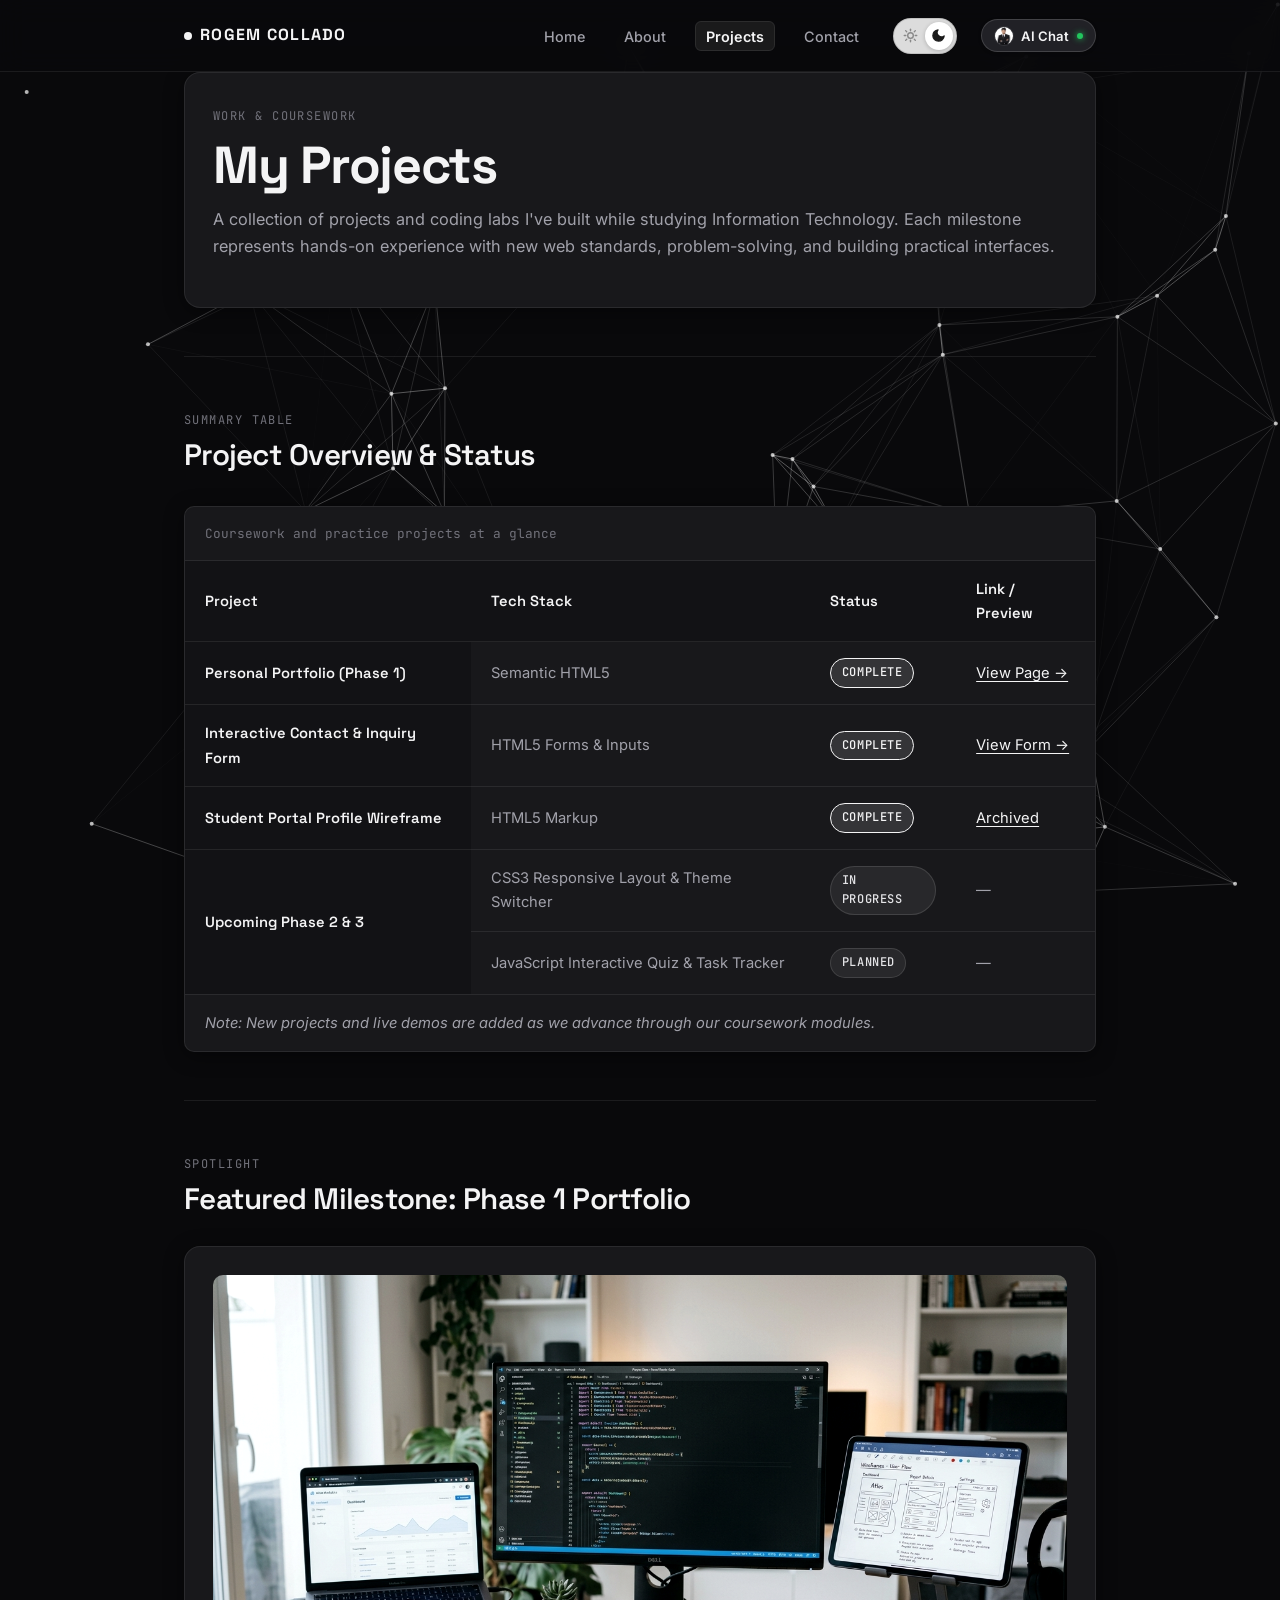
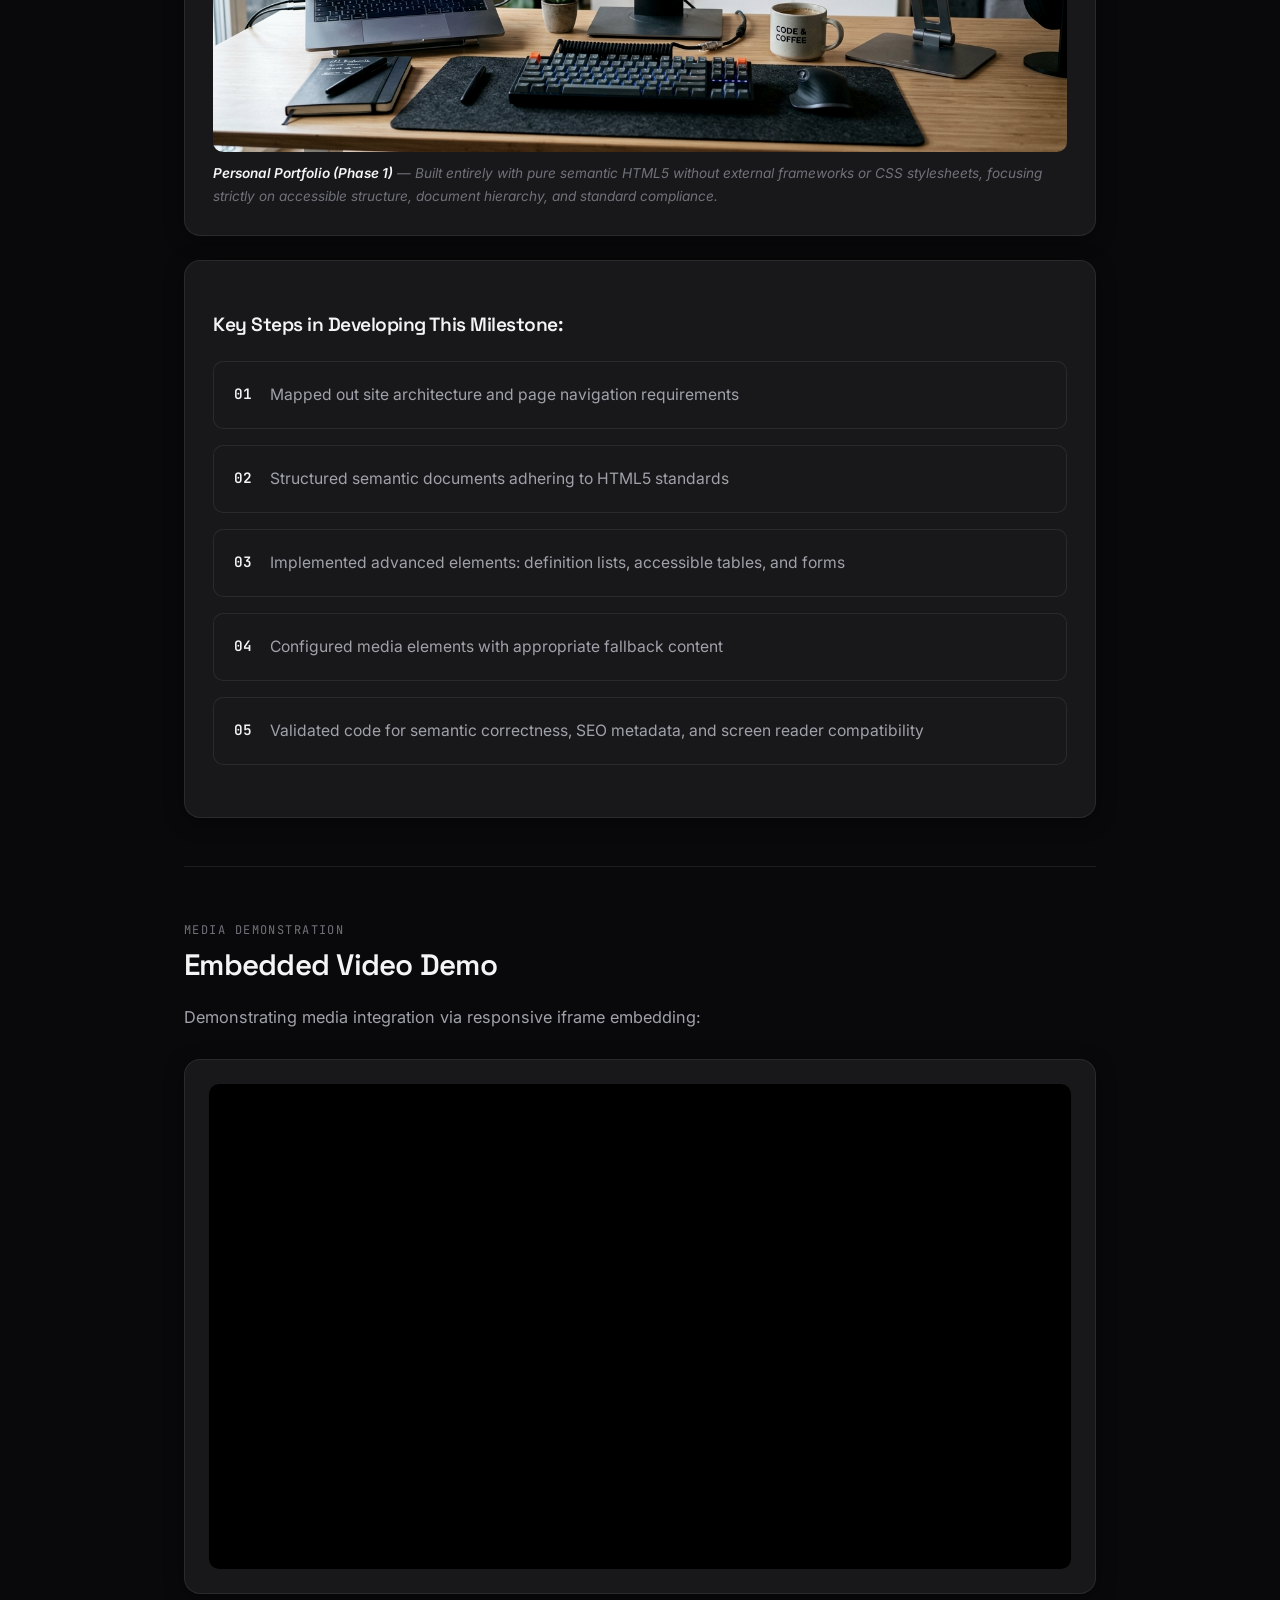
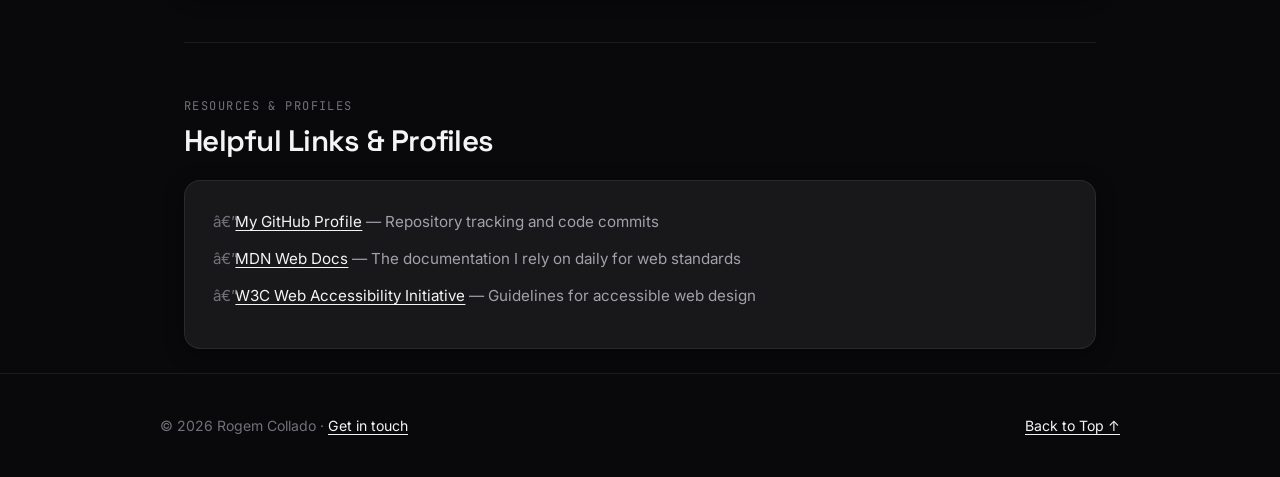
<file: projects.html>
<!DOCTYPE html>
<html lang="en" data-theme="black">

<head>
    <meta charset="UTF-8">
    <meta name="viewport" content="width=device-width, initial-scale=1.0">
    <meta name="author" content="Rogem Collado">
    <meta name="description" content="Projects and coursework by Rogem Collado, IT Student and Aspiring Web Developer.">
    <title>Projects | Rogem Collado</title>
    <!-- Prevent theme flash -->
    <script>
        (function () {
            try {
                var t = localStorage.getItem('rocol-portfolio-theme') || 'black';
                document.documentElement.setAttribute('data-theme', t);
            } catch (e) {}
        })();
    </script>
    <link rel="stylesheet" href="assets/css/style.css">
</head>

<body>

    <header class="site-header">
        <div class="header-inner">
            <a href="index.html" class="site-logo">Rogem Collado</a>

            <div class="nav-actions-group">
                <nav class="main-nav" aria-label="Main Navigation">
                    <ul>
                        <li><a href="index.html">Home</a></li>
                        <li><a href="about.html">About</a></li>
                        <li><a href="projects.html" aria-current="page">Projects</a></li>
                        <li><a href="contact.html">Contact</a></li>
                    </ul>
                </nav>

                <!-- Features Button: Sun / Moon Pill Toggle -->
                <button id="theme-toggle" class="theme-toggle-btn" type="button" aria-label="Switch to White mode" title="Switch to White mode">
                    <span class="theme-toggle-icon" title="White mode" aria-hidden="true">
                        <svg width="15" height="15" viewBox="0 0 24 24" fill="none" stroke="currentColor" stroke-width="2.2" stroke-linecap="round" stroke-linejoin="round">
                            <circle cx="12" cy="12" r="4.5"></circle>
                            <line x1="12" y1="2" x2="12" y2="4.5"></line>
                            <line x1="12" y1="19.5" x2="12" y2="22"></line>
                            <line x1="4.22" y1="4.22" x2="5.93" y2="5.93"></line>
                            <line x1="18.07" y1="18.07" x2="19.78" y2="19.78"></line>
                            <line x1="2" y1="12" x2="4.5" y2="12"></line>
                            <line x1="19.5" y1="12" x2="22" y2="12"></line>
                            <line x1="4.22" y1="19.78" x2="5.93" y2="18.07"></line>
                            <line x1="18.07" y1="5.93" x2="19.78" y2="4.22"></line>
                        </svg>
                    </span>
                    <span class="theme-toggle-icon is-active" title="Black mode" aria-hidden="true">
                        <svg width="15" height="15" viewBox="0 0 24 24" fill="none" stroke="currentColor" stroke-width="2.2" stroke-linecap="round" stroke-linejoin="round">
                            <path d="M21 12.79A9 9 0 1 1 11.21 3 7 7 0 0 0 21 12.79z" fill="currentColor" stroke="currentColor"></path>
                        </svg>
                    </span>
                </button>
            </div>
        </div>
    </header>

    <main id="main-content" class="container">

        <!-- ===== OVERVIEW ===== -->
        <section id="overview" class="card">
            <span class="eyebrow">Work &amp; Coursework</span>
            <h1>My Projects</h1>
            <p>
                A collection of projects and coding labs I've built while studying
                Information Technology. Each milestone represents hands-on experience
                with new web standards, problem-solving, and building practical interfaces.
            </p>
        </section>

        <hr>

        <!-- ===== TABLE with colspan + rowspan ===== -->
        <section id="project-table">
            <span class="eyebrow">Summary Table</span>
            <h2>Project Overview &amp; Status</h2>

            <div class="table-container">
                <table>
                    <caption>Coursework and practice projects at a glance</caption>
                    <thead>
                        <tr>
                            <th scope="col">Project</th>
                            <th scope="col">Tech Stack</th>
                            <th scope="col">Status</th>
                            <th scope="col">Link / Preview</th>
                        </tr>
                    </thead>
                    <tbody>
                        <tr>
                            <th scope="row">Personal Portfolio (Phase 1)</th>
                            <td>Semantic HTML5</td>
                            <td><span class="badge badge-complete">Complete</span></td>
                            <td><a href="index.html">View Page &rarr;</a></td>
                        </tr>
                        <tr>
                            <th scope="row">Interactive Contact &amp; Inquiry Form</th>
                            <td>HTML5 Forms &amp; Inputs</td>
                            <td><span class="badge badge-complete">Complete</span></td>
                            <td><a href="contact.html">View Form &rarr;</a></td>
                        </tr>
                        <tr>
                            <th scope="row">Student Portal Profile Wireframe</th>
                            <td>HTML5 Markup</td>
                            <td><span class="badge badge-complete">Complete</span></td>
                            <td><a href="#">Archived</a></td>
                        </tr>
                        <!-- rowspan example -->
                        <tr>
                            <th scope="row" rowspan="2">Upcoming Phase 2 &amp; 3</th>
                            <td>CSS3 Responsive Layout &amp; Theme Switcher</td>
                            <td><span class="badge">In Progress</span></td>
                            <td>&mdash;</td>
                        </tr>
                        <tr>
                            <td>JavaScript Interactive Quiz &amp; Task Tracker</td>
                            <td><span class="badge">Planned</span></td>
                            <td>&mdash;</td>
                        </tr>
                        <!-- colspan example -->
                        <tr>
                            <td colspan="4">
                                <em>Note: New projects and live demos are added as we advance through our coursework modules.</em>
                            </td>
                        </tr>
                    </tbody>
                </table>
            </div>
        </section>

        <hr>

        <!-- ===== FIGURE with figcaption ===== -->
        <section id="featured">
            <span class="eyebrow">Spotlight</span>
            <h2>Featured Milestone: Phase 1 Portfolio</h2>

            <figure class="card">
                <img src="assets/images/project-2.jpg" alt="Preview screenshot of the multi-page semantic HTML portfolio structure" width="900" height="480">
                <figcaption>
                    <strong>Personal Portfolio (Phase 1)</strong> &mdash; Built entirely with pure semantic HTML5
                    without external frameworks or CSS stylesheets, focusing strictly on accessible structure,
                    document hierarchy, and standard compliance.
                </figcaption>
            </figure>

            <div class="card">
                <h3>Key Steps in Developing This Milestone:</h3>
                <ol class="roadmap-list">
                    <li>Mapped out site architecture and page navigation requirements</li>
                    <li>Structured semantic documents adhering to HTML5 standards</li>
                    <li>Implemented advanced elements: definition lists, accessible tables, and forms</li>
                    <li>Configured media elements with appropriate fallback content</li>
                    <li>Validated code for semantic correctness, SEO metadata, and screen reader compatibility</li>
                </ol>
            </div>
        </section>

        <hr>

        <!-- ===== IFRAME ===== -->
        <section id="embed">
            <span class="eyebrow">Media Demonstration</span>
            <h2>Embedded Video Demo</h2>
            <p>Demonstrating media integration via responsive iframe embedding:</p>

            <div class="media-card">
                <div class="iframe-container">
                    <iframe src="https://www.youtube.com/embed/dQw4w9WgXcQ"
                        title="Demonstration Video" loading="lazy" allowfullscreen></iframe>
                </div>
            </div>
        </section>

        <hr>

        <!-- ===== EXTERNAL LINKS ===== -->
        <section id="links">
            <span class="eyebrow">Resources &amp; Profiles</span>
            <h2>Helpful Links &amp; Profiles</h2>
            <div class="card">
                <ul class="clean-list">
                    <li><a href="https://github.com/" target="_blank" rel="noopener">My GitHub Profile</a> &mdash; Repository tracking and code commits</li>
                    <li><a href="https://developer.mozilla.org/" target="_blank" rel="noopener">MDN Web Docs</a> &mdash; The documentation I rely on daily for web standards</li>
                    <li><a href="https://www.w3.org/WAI/fundamentals/accessibility-intro/" target="_blank" rel="noopener">W3C Web Accessibility Initiative</a> &mdash; Guidelines for accessible web design</li>
                </ul>
            </div>
        </section>

    </main>

    <footer class="site-footer">
        <div class="footer-inner">
            <p>&copy; 2026 Rogem Collado &middot; <a href="contact.html">Get in touch</a></p>
            <p><a href="#main-content">Back to Top &uarr;</a></p>
        </div>
    </footer>

    <script src="assets/js/main.js"></script>
    <script src="assets/js/ai-chat.js"></script>
</body>

</html>
</file>
<file: assets/css/style.css>
/* ==========================================================================
   MINIMALIST BLACK & WHITE DESIGN SYSTEM
   Rogem Collado â€” Portfolio V2
   ========================================================================== */

@import url('https://fonts.googleapis.com/css2?family=Inter:wght@300;400;500;600;700&family=JetBrains+Mono:wght@400;500&family=Space+Grotesk:wght@500;600;700&display=swap');

/* --- CSS Variables / Design Tokens --- */
:root {
    /* Fonts */
    --font-sans: 'Inter', -apple-system, BlinkMacSystemFont, 'Segoe UI', Roboto, sans-serif;
    --font-heading: 'Space Grotesk', -apple-system, BlinkMacSystemFont, sans-serif;
    --font-mono: 'JetBrains Mono', monospace;

    /* Transitions */
    --transition-fast: 0.15s ease;
    --transition-normal: 0.25s cubic-bezier(0.16, 1, 0.3, 1);
    --transition-theme: background-color 0.35s cubic-bezier(0.16, 1, 0.3, 1),
                        color 0.35s cubic-bezier(0.16, 1, 0.3, 1),
                        border-color 0.35s cubic-bezier(0.16, 1, 0.3, 1),
                        box-shadow 0.35s cubic-bezier(0.16, 1, 0.3, 1);

    /* Layout */
    --max-width: 960px;
    --radius-sm: 6px;
    --radius-md: 10px;
    --radius-lg: 16px;
    --radius-full: 9999px;
}

/* ==========================================================================
   THEME DEFINITIONS: BLACK (DEFAULT) vs WHITE
   ========================================================================== */

/* 1. Minimalist Black (Default Dark Mode) */
:root,
[data-theme="black"] {
    --bg-base: #09090b;
    --bg-subtle: #121215;
    --bg-surface: #18181b;
    --bg-surface-elevated: #212126;
    --bg-surface-hover: #27272a;
    
    --text-primary: #f4f4f5;
    --text-secondary: #a1a1aa;
    --text-muted: #71717a;
    
    --border-subtle: rgba(255, 255, 255, 0.08);
    --border-medium: rgba(255, 255, 255, 0.15);
    --border-prominent: rgba(255, 255, 255, 0.28);

    --accent: #ffffff;
    --accent-contrast: #000000;
    
    --card-shadow: 0 4px 20px rgba(0, 0, 0, 0.45);
    --card-shadow-hover: 0 8px 30px rgba(0, 0, 0, 0.65), 0 0 0 1px rgba(255, 255, 255, 0.2);

    --header-bg: rgba(9, 9, 11, 0.82);
    --code-bg: #1e1e24;

    --badge-bg: rgba(255, 255, 255, 0.07);
    --badge-text: #e4e4e7;
    --badge-border: rgba(255, 255, 255, 0.12);

    --input-bg: #121215;
    --input-border: rgba(255, 255, 255, 0.12);
    --input-focus-border: #ffffff;

    --btn-primary-bg: #f4f4f5;
    --btn-primary-text: #09090b;
    --btn-primary-border: #f4f4f5;
    --btn-primary-hover-bg: #09090b;
    --btn-primary-hover-text: #f4f4f5;
    --btn-primary-hover-border: #ffffff;

    --btn-secondary-bg: transparent;
    --btn-secondary-text: #f4f4f5;
    --btn-secondary-border: rgba(255, 255, 255, 0.2);
    --btn-secondary-hover-bg: rgba(255, 255, 255, 0.1);
    --btn-secondary-hover-text: #ffffff;
    --btn-secondary-hover-border: #ffffff;

    --img-filter: grayscale(15%) contrast(105%);
}

/* 2. Minimalist White Mode */
[data-theme="white"] {
    --bg-base: #fafafa;
    --bg-subtle: #f4f4f5;
    --bg-surface: #ffffff;
    --bg-surface-elevated: #ffffff;
    --bg-surface-hover: #f4f4f5;

    --text-primary: #09090b;
    --text-secondary: #52525b;
    --text-muted: #71717a;

    --border-subtle: rgba(0, 0, 0, 0.08);
    --border-medium: rgba(0, 0, 0, 0.14);
    --border-prominent: rgba(0, 0, 0, 0.28);

    --accent: #09090b;
    --accent-contrast: #ffffff;

    --card-shadow: 0 4px 20px rgba(0, 0, 0, 0.05);
    --card-shadow-hover: 0 8px 30px rgba(0, 0, 0, 0.1), 0 0 0 1px rgba(0, 0, 0, 0.15);

    --header-bg: rgba(250, 250, 250, 0.86);
    --code-bg: #f4f4f5;

    --badge-bg: rgba(0, 0, 0, 0.05);
    --badge-text: #18181b;
    --badge-border: rgba(0, 0, 0, 0.1);

    --input-bg: #ffffff;
    --input-border: rgba(0, 0, 0, 0.15);
    --input-focus-border: #09090b;

    --btn-primary-bg: #09090b;
    --btn-primary-text: #ffffff;
    --btn-primary-border: #09090b;
    --btn-primary-hover-bg: #ffffff;
    --btn-primary-hover-text: #09090b;
    --btn-primary-hover-border: #09090b;

    --btn-secondary-bg: transparent;
    --btn-secondary-text: #09090b;
    --btn-secondary-border: rgba(0, 0, 0, 0.2);
    --btn-secondary-hover-bg: rgba(0, 0, 0, 0.06);
    --btn-secondary-hover-text: #000000;
    --btn-secondary-hover-border: #000000;

    --img-filter: grayscale(10%) contrast(102%);
}

/* ==========================================================================
   RESET & BASE STYLES
   ========================================================================== */

*, *::before, *::after {
    box-sizing: border-box;
    margin: 0;
    padding: 0;
}

html {
    scroll-behavior: smooth;
    scroll-padding-top: 5.5rem;
    font-size: 16px;
    background-color: var(--bg-base);
    color: var(--text-primary);
    transition: var(--transition-theme);
}

section[id] {
    scroll-margin-top: 5.5rem;
}

/* Smooth Page Transitions */
@view-transition {
    navigation: auto;
}

body {
    font-family: var(--font-sans);
    line-height: 1.65;
    background-color: var(--bg-base);
    color: var(--text-primary);
    min-height: 100vh;
    display: flex;
    flex-direction: column;
    -webkit-font-smoothing: antialiased;
    -moz-osx-font-smoothing: grayscale;
    transition: var(--transition-theme);
    animation: pageFadeIn 0.28s cubic-bezier(0.16, 1, 0.3, 1) forwards;
}

@keyframes pageFadeIn {
    0% {
        opacity: 0;
        transform: translateY(8px);
    }
    100% {
        opacity: 1;
        transform: translateY(0);
    }
}

body.page-is-exiting {
    opacity: 0 !important;
    transform: translateY(-8px) !important;
    transition: opacity 0.18s cubic-bezier(0.4, 0, 1, 1), transform 0.18s cubic-bezier(0.4, 0, 1, 1) !important;
    pointer-events: none;
}

@media (prefers-reduced-motion: reduce) {
    body {
        animation: none !important;
    }
    body.page-is-exiting {
        transition: none !important;
    }
}

/* Links */
a {
    color: var(--text-primary);
    text-decoration: underline;
    text-decoration-thickness: 1px;
    text-underline-offset: 3px;
    transition: opacity var(--transition-fast), color var(--transition-fast);
}

a:hover {
    opacity: 0.75;
}

/* Images & Media */
img, video, iframe {
    max-width: 100%;
    height: auto;
    display: block;
    border-radius: var(--radius-md);
    transition: var(--transition-theme), filter var(--transition-normal);
    filter: var(--img-filter);
}

figure {
    margin: 1.75rem 0;
}

figcaption {
    margin-top: 0.65rem;
    font-size: 0.85rem;
    color: var(--text-muted);
    font-style: italic;
}

/* Dividers */
hr {
    border: none;
    border-top: 1px solid var(--border-subtle);
    margin: 3rem 0;
    transition: var(--transition-theme);
}

/* ==========================================================================
   TYPOGRAPHY
   ========================================================================== */

h1, h2, h3, h4 {
    font-family: var(--font-heading);
    font-weight: 600;
    line-height: 1.25;
    letter-spacing: -0.025em;
    color: var(--text-primary);
    transition: var(--transition-theme);
}

h1 {
    font-size: clamp(2.2rem, 5vw, 3.25rem);
    margin-bottom: 0.5rem;
    font-weight: 700;
}

h2 {
    font-size: clamp(1.45rem, 3vw, 1.85rem);
    margin-bottom: 1.25rem;
}

h3 {
    font-size: 1.2rem;
    margin: 1.5rem 0 0.5rem 0;
}

p {
    margin-bottom: 1.15rem;
    color: var(--text-secondary);
    font-size: 1.02rem;
}

strong {
    color: var(--text-primary);
    font-weight: 600;
}

.subheading-lead {
    font-size: 1.2rem;
    color: var(--text-secondary);
    line-height: 1.5;
    margin-bottom: 1.5rem;
}

/* Eyebrow / Category Tag */
.section-tag,
.eyebrow {
    font-family: var(--font-mono);
    font-size: 0.75rem;
    text-transform: uppercase;
    letter-spacing: 0.12em;
    color: var(--text-muted);
    display: inline-block;
    margin-bottom: 0.4rem;
}

/* ==========================================================================
   SCROLL-TRIGGERED CONTENT REVEALS
   No-JS safe: without JavaScript, <html> does not have the .js class,
   so content is naturally visible at opacity: 1 and transform: none.
   ========================================================================== */

html.js .reveal {
    opacity: 0;
    transform: translateY(24px) scale(0.97);
    will-change: opacity, transform;
}

html.js .reveal.is-in {
    opacity: 1;
    transform: none;
    transition: opacity 450ms ease,
                transform 587ms linear(0, 0.094 5.6%, 0.455 16.7%, 0.726 27.8%, 0.873 38.9%, 0.944 50%, 0.985 66.7%, 1 100%);
}

@media (prefers-reduced-motion: reduce) {
    html.js .reveal {
        opacity: 1 !important;
        transform: none !important;
        transition: none !important;
    }
}

/* ==========================================================================
   READING-PROGRESS BAR
   Fixed 3px bar at viewport top with light gray-blue track and accent fill.
   Uses transform: scaleX(progress) with transform-origin: 0 50% (never width)
   for GPU compositor execution. Supports CSS animation-timeline: scroll().
   ========================================================================== */

.reading-progress {
    position: fixed;
    top: 0;
    left: 0;
    width: 100%;
    height: 3px;
    background-color: #e2e8f0; /* very light gray-blue track */
    z-index: 1001; /* above sticky header */
    pointer-events: none;
    overflow: hidden;
}

[data-theme="black"] .reading-progress {
    background-color: rgba(226, 232, 240, 0.16); /* light gray-blue in dark mode */
}

.reading-progress-fill {
    width: 100%;
    height: 100%;
    background-color: var(--accent);
    transform-origin: 0 50%;
    transform: scaleX(0);
    will-change: transform;
}

[data-theme="black"] .reading-progress-fill {
    background-color: #ffffff;
}

/* Where browser supports CSS scroll-driven animation */
@supports (animation-timeline: scroll()) {
    .reading-progress-fill {
        /* Reset the static transform so keyframes take full control */
        transform: none;
        animation: growReadingProgress linear both;
        animation-timeline: scroll(root block);
    }

    @keyframes growReadingProgress {
        from {
            transform: scaleX(0);
        }
        to {
            transform: scaleX(1);
        }
    }
}

/* Under prefers-reduced-motion update the bar without any easing */
@media (prefers-reduced-motion: reduce) {
    .reading-progress-fill {
        transition: none !important;
    }
}

/* ==========================================================================
   CONSTELLATION CANVAS BACKGROUND
   ========================================================================== */

.constellation-bg {
    position: fixed;
    top: 0;
    left: 0;
    width: 100vw;
    height: 100vh;
    pointer-events: none;
    z-index: 0;
    display: block;
}

/* ==========================================================================
   LAYOUT CONTAINERS
   ========================================================================== */

.container {
    width: 100%;
    max-width: var(--max-width);
    margin: 0 auto;
    padding: 0 1.5rem;
    position: relative;
    z-index: 1;
}

main {
    flex: 1;
    padding-top: 2rem;
    padding-bottom: 4rem;
    position: relative;
    z-index: 1;
}

.site-footer {
    position: relative;
    z-index: 1;
}

/* ==========================================================================
   HEADER & NAVIGATION
   ========================================================================== */

header.site-header {
    position: sticky;
    top: 0;
    z-index: 100;
    backdrop-filter: blur(14px);
    -webkit-backdrop-filter: blur(14px);
    background-color: var(--header-bg);
    border-bottom: 1px solid var(--border-subtle);
    transition: var(--transition-theme);
}

.header-inner {
    display: flex;
    align-items: center;
    justify-content: space-between;
    padding: 1.1rem 1.5rem;
    max-width: var(--max-width);
    margin: 0 auto;
    gap: 1.25rem;
}

.site-logo {
    font-family: var(--font-heading);
    font-size: 1rem;
    font-weight: 700;
    letter-spacing: 0.08em;
    text-transform: uppercase;
    color: var(--text-primary);
    text-decoration: none;
    display: inline-flex;
    align-items: center;
    gap: 0.5rem;
}

.site-logo::before {
    content: '';
    display: inline-block;
    width: 8px;
    height: 8px;
    background-color: var(--text-primary);
    border-radius: 50%;
}

.nav-actions-group {
    display: flex;
    align-items: center;
    gap: 1.5rem;
}

nav.main-nav ul {
    list-style: none;
    display: flex;
    align-items: center;
    gap: 1.25rem;
}

nav.main-nav a {
    text-decoration: none;
    font-size: 0.9rem;
    font-weight: 500;
    color: var(--text-secondary);
    padding: 0.35rem 0.6rem;
    border-radius: var(--radius-sm);
    transition: color var(--transition-fast), background-color var(--transition-fast);
}

nav.main-nav a:hover {
    color: var(--text-primary);
    background-color: var(--border-subtle);
}

nav.main-nav a[aria-current="page"] {
    color: var(--text-primary);
    font-weight: 600;
    background-color: var(--badge-bg);
    border: 1px solid var(--border-subtle);
}

@media (max-width: 640px) {
    .header-inner {
        flex-direction: column;
        align-items: flex-start;
        padding: 0.75rem 1rem;
        gap: 0.65rem;
    }

    .nav-actions-group {
        width: 100%;
        justify-content: space-between;
        gap: 0.75rem;
    }

    nav.main-nav ul {
        gap: 0.5rem;
        overflow-x: auto;
        scrollbar-width: none;
    }

    nav.main-nav ul::-webkit-scrollbar {
        display: none;
    }
}

/* ==========================================================================
   FEATURE BUTTON: SUN / MOON PILL TOGGLE
   ========================================================================== */

.theme-toggle-btn {
    display: inline-flex;
    align-items: center;
    background-color: #dcdcdc;
    border: 1px solid rgba(0, 0, 0, 0.12);
    border-radius: var(--radius-full);
    padding: 3px;
    cursor: pointer;
    transition: background-color var(--transition-normal), border-color var(--transition-normal), box-shadow var(--transition-normal), transform var(--transition-fast);
    user-select: none;
    outline: none;
    flex-shrink: 0;
    gap: 0;
}

.theme-toggle-btn:hover {
    border-color: rgba(0, 0, 0, 0.28);
    box-shadow: 0 2px 8px rgba(0, 0, 0, 0.15);
}

.theme-toggle-btn:active {
    transform: scale(0.96);
}

.theme-toggle-icon {
    display: inline-flex;
    align-items: center;
    justify-content: center;
    width: 28px;
    height: 28px;
    border-radius: 50%;
    transition: background-color var(--transition-normal), color var(--transition-normal), box-shadow var(--transition-normal);
    color: #888;
}

.theme-toggle-icon.is-active {
    background-color: #ffffff;
    color: #1a1a1a;
    box-shadow: 0 1px 4px rgba(0, 0, 0, 0.2);
}

.theme-toggle-icon svg {
    width: 15px;
    height: 15px;
    display: block;
    pointer-events: none;
}

/* ==========================================================================
   BUTTONS: INTERACTIVE BLACK & WHITE
   ========================================================================== */

.btn {
    display: inline-flex;
    align-items: center;
    justify-content: center;
    gap: 0.5rem;
    font-family: var(--font-sans);
    font-size: 0.92rem;
    font-weight: 600;
    padding: 0.7rem 1.4rem;
    border-radius: var(--radius-sm);
    text-decoration: none;
    cursor: pointer;
    transition: all var(--transition-normal);
    border: 1px solid transparent;
}

/* Black-to-White / White-to-Black Inversion on Hover */
.btn-primary,
button[type="submit"] {
    background-color: var(--btn-primary-bg);
    color: var(--btn-primary-text);
    border: 1px solid var(--btn-primary-border);
}

.btn-primary:hover,
button[type="submit"]:hover {
    background-color: var(--btn-primary-hover-bg);
    color: var(--btn-primary-hover-text);
    border-color: var(--btn-primary-hover-border);
    transform: translateY(-2px);
    box-shadow: var(--card-shadow);
}

.btn-secondary,
button[type="reset"] {
    background-color: var(--btn-secondary-bg);
    color: var(--btn-secondary-text);
    border: 1px solid var(--btn-secondary-border);
}

.btn-secondary:hover,
button[type="reset"]:hover {
    background-color: var(--btn-secondary-hover-bg);
    color: var(--btn-secondary-hover-text);
    border-color: var(--btn-secondary-hover-border);
    transform: translateY(-1px);
}

/* Button groups */
.btn-group {
    display: flex;
    flex-wrap: wrap;
    align-items: center;
    gap: 0.75rem;
    margin: 1.5rem 0;
}

/* ==========================================================================
   CARDS & SURFACES
   ========================================================================== */

.card {
    background-color: var(--bg-surface);
    border: 1px solid var(--border-subtle);
    border-radius: var(--radius-lg);
    padding: 1.75rem;
    margin-bottom: 1.5rem;
    transition: var(--transition-theme), transform var(--transition-normal), box-shadow var(--transition-normal);
    box-shadow: var(--card-shadow);
}

.card:hover {
    box-shadow: var(--card-shadow-hover);
    border-color: var(--border-medium);
}

/* ==========================================================================
   HERO / PROFILE SECTION
   ========================================================================== */

.hero-layout {
    display: grid;
    grid-template-columns: 1fr;
    gap: 2.75rem;
    align-items: center;
    margin: 2.5rem 0 3.5rem;
}

@media (min-width: 860px) {
    .hero-layout {
        grid-template-columns: 1.15fr 0.95fr;
        gap: 3.5rem;
    }
}

/* Eyebrow & Status Pill */
.hero-eyebrow-row {
    display: inline-flex;
    align-items: center;
    gap: 0.85rem;
    margin-bottom: 1.25rem;
    flex-wrap: wrap;
}

.hero-mini-avatar {
    width: 42px;
    height: 42px;
    border-radius: 50%;
    object-fit: cover;
    border: 2px solid var(--border-medium);
    box-shadow: 0 2px 10px rgba(0, 0, 0, 0.25);
    flex-shrink: 0;
}

.hero-status-pill {
    display: inline-flex;
    align-items: center;
    gap: 0.55rem;
    padding: 0.35rem 0.85rem;
    background-color: var(--badge-bg);
    border: 1px solid var(--badge-border);
    border-radius: var(--radius-full);
    font-size: 0.82rem;
    font-weight: 500;
    color: var(--text-secondary);
}

.status-pulse-dot {
    width: 8px;
    height: 8px;
    border-radius: 50%;
    background-color: #22c55e;
    box-shadow: 0 0 0 0 rgba(34, 197, 94, 0.6);
    animation: statusPulse 2.2s cubic-bezier(0.4, 0, 0.6, 1) infinite;
    flex-shrink: 0;
}

@keyframes statusPulse {
    0% {
        box-shadow: 0 0 0 0 rgba(34, 197, 94, 0.65);
    }
    70% {
        box-shadow: 0 0 0 7px rgba(34, 197, 94, 0);
    }
    100% {
        box-shadow: 0 0 0 0 rgba(34, 197, 94, 0);
    }
}

.hero-title {
    margin-bottom: 0.5rem;
}

.hero-lead-text {
    font-size: 1.05rem;
    color: var(--text-secondary);
    margin-top: 1rem;
    line-height: 1.7;
}

/* ==========================================================================
   PRODUCT MOCKUP & PARALLAX STAGE
   ========================================================================== */

.hero-mockup-column {
    position: relative;
    display: flex;
    justify-content: center;
    align-items: center;
    perspective: 1000px;
    padding: 1.25rem 0.5rem 2rem;
}

/* Wrapper handling subtle cursor parallax with spring-like transition */
.mockup-parallax-wrapper {
    position: relative;
    width: 100%;
    max-width: 490px;
    display: flex;
    flex-direction: column;
    align-items: center;
    transform: translate3d(var(--parallax-x, 0px), var(--parallax-y, 0px), 0);
    transition: transform 0.45s cubic-bezier(0.18, 0.89, 0.32, 1.28);
    will-change: transform;
}

/* Rounded Device Frame with hairline border and soft layered shadow */
.mockup-frame {
    position: relative;
    z-index: 2;
    width: 100%;
    background-color: var(--bg-surface-elevated);
    border: 1px solid var(--border-medium);
    border-radius: 18px;
    overflow: hidden;
    box-shadow:
        0 2px 4px rgba(0, 0, 0, 0.08),
        0 12px 24px -4px rgba(0, 0, 0, 0.32),
        0 30px 60px -12px rgba(0, 0, 0, 0.44);
    transform-origin: center center;
    will-change: transform;
    /* Gentle 4.6s ease-in-out infinite loop */
    animation: mockupFloat 4.6s ease-in-out infinite;
}

[data-theme="white"] .mockup-frame {
    background-color: #ffffff;
    border-color: rgba(0, 0, 0, 0.12);
    box-shadow:
        0 2px 4px rgba(0, 0, 0, 0.03),
        0 10px 24px -4px rgba(0, 0, 0, 0.08),
        0 28px 52px -12px rgba(0, 0, 0, 0.13);
}

/* Mockup floating keyframes: ONLY animating transform */
@keyframes mockupFloat {
    0%, 100% {
        transform: translateY(5px) rotate(-1deg);
    }
    50% {
        transform: translateY(-7px) rotate(1deg);
    }
}

/* Separate blurred ellipse under the mockup as dynamic ground shadow */
.mockup-shadow {
    position: relative;
    z-index: 1;
    width: 82%;
    height: 22px;
    margin-top: 16px;
    border-radius: 50%;
    background: radial-gradient(ellipse at center, rgba(0, 0, 0, 0.72) 0%, rgba(0, 0, 0, 0.26) 45%, transparent 75%);
    /* Use filter: blur only on this small static ellipse */
    filter: blur(14px);
    pointer-events: none;
    transform-origin: center center;
    will-change: transform, opacity;
    /* Animated opposite way to mockup frame */
    animation: mockupShadowPulse 4.6s ease-in-out infinite;
}

[data-theme="white"] .mockup-shadow {
    background: radial-gradient(ellipse at center, rgba(0, 0, 0, 0.32) 0%, rgba(0, 0, 0, 0.12) 45%, transparent 75%);
}

/* Shadow keyframes: scaleX shrinks & opacity drops when mockup is high (50%), grows back when low */
@keyframes mockupShadowPulse {
    0%, 100% {
        transform: scaleX(1) scaleY(1);
        opacity: 0.65;
    }
    50% {
        transform: scaleX(0.76) scaleY(0.82);
        opacity: 0.26;
    }
}

/* Mockup internal components */
.mockup-header-bar {
    display: flex;
    align-items: center;
    justify-content: space-between;
    gap: 0.75rem;
    padding: 0.75rem 1rem;
    background-color: var(--bg-surface);
    border-bottom: 1px solid var(--border-subtle);
    user-select: none;
}

.mockup-controls {
    display: flex;
    align-items: center;
    gap: 6px;
    flex-shrink: 0;
}

.mockup-dot {
    width: 10px;
    height: 10px;
    border-radius: 50%;
    display: inline-block;
}

.mockup-dot-red {
    background-color: #ff5f56;
}

.mockup-dot-yellow {
    background-color: #ffbd2e;
}

.mockup-dot-green {
    background-color: #27c93f;
}

.mockup-address-bar {
    flex: 1;
    max-width: 220px;
    display: flex;
    align-items: center;
    justify-content: center;
    gap: 0.4rem;
    padding: 0.25rem 0.65rem;
    background-color: var(--bg-base);
    border: 1px solid var(--border-subtle);
    border-radius: var(--radius-sm);
    font-family: var(--font-mono);
    font-size: 0.73rem;
    color: var(--text-muted);
}

.mockup-lock-icon {
    stroke: var(--text-muted);
    flex-shrink: 0;
}

.mockup-status-badge {
    display: inline-flex;
    align-items: center;
    gap: 0.4rem;
    font-size: 0.73rem;
    font-weight: 500;
    color: var(--text-secondary);
    flex-shrink: 0;
}

.badge-pulse-dot {
    width: 6px;
    height: 6px;
    border-radius: 50%;
    background-color: #22c55e;
}

.mockup-screen {
    position: relative;
    overflow: hidden;
    background-color: var(--bg-base);
}

.mockup-screenshot {
    width: 100%;
    height: auto;
    aspect-ratio: 16 / 10;
    object-fit: cover;
    display: block;
    filter: none !important; /* Keep screenshot crisp & vivid */
    border-radius: 0;
}

.mockup-screen-footer {
    position: absolute;
    bottom: 0.75rem;
    left: 0.75rem;
    right: 0.75rem;
    display: flex;
    align-items: center;
    justify-content: space-between;
    padding: 0.45rem 0.85rem;
    background-color: rgba(9, 9, 11, 0.78);
    backdrop-filter: blur(8px);
    -webkit-backdrop-filter: blur(8px);
    border: 1px solid rgba(255, 255, 255, 0.12);
    border-radius: var(--radius-md);
    font-size: 0.75rem;
}

[data-theme="white"] .mockup-screen-footer {
    background-color: rgba(255, 255, 255, 0.86);
    border-color: rgba(0, 0, 0, 0.1);
}

.mockup-chip-tag {
    font-weight: 600;
    color: #ffffff;
    font-family: var(--font-mono);
}

[data-theme="white"] .mockup-chip-tag {
    color: #09090b;
}

.mockup-chip-meta {
    color: #a1a1aa;
    font-size: 0.7rem;
}

[data-theme="white"] .mockup-chip-meta {
    color: #71717a;
}

/* Mobile responsive layout: stack columns */
@media (max-width: 859px) {
    .hero-layout {
        grid-template-columns: 1fr;
        gap: 2.5rem;
        margin: 1.5rem 0 2.5rem;
    }

    .hero-mockup-column {
        padding-top: 0.5rem;
    }

    .mockup-parallax-wrapper {
        max-width: 100%;
    }
}

/* Prefers-reduced-motion: keep mockup still */
@media (prefers-reduced-motion: reduce) {
    .mockup-frame {
        animation: none !important;
        transform: none !important;
    }

    .mockup-shadow {
        animation: none !important;
        transform: scaleX(1) scaleY(1) !important;
        opacity: 0.45 !important;
    }

    .mockup-parallax-wrapper {
        transition: none !important;
        transform: none !important;
    }

    .status-pulse-dot {
        animation: none !important;
    }
}

.social-links {
    display: flex;
    flex-wrap: wrap;
    gap: 1rem;
    margin-top: 1.25rem;
}

.social-link-pill {
    display: inline-flex;
    align-items: center;
    gap: 0.4rem;
    padding: 0.45rem 1rem;
    border-radius: var(--radius-full);
    background-color: var(--badge-bg);
    border: 1px solid var(--badge-border);
    color: var(--text-primary);
    text-decoration: none;
    font-size: 0.85rem;
    font-weight: 500;
    transition: all var(--transition-fast);
}

.social-link-pill:hover {
    background-color: var(--text-primary);
    color: var(--bg-base);
    border-color: var(--text-primary);
}

/* ==========================================================================
   SKILLS & LISTS
   ========================================================================== */

/* ==========================================================================
   TECH STACK: CATEGORIZED PILL GRID
   ========================================================================== */

#tech-stack .ts-header {
    display: flex;
    align-items: center;
    justify-content: space-between;
    padding-bottom: 1rem;
    border-bottom: 1px solid var(--border-medium);
    margin-bottom: 0;
}

.ts-header-label {
    font-family: var(--font-mono);
    font-size: 0.9rem;
    font-weight: 500;
    color: var(--text-primary);
    letter-spacing: 0.03em;
}

.ts-header-right {
    font-family: var(--font-mono);
    font-size: 0.72rem;
    color: var(--text-muted);
    letter-spacing: 0.14em;
    text-transform: uppercase;
}

.ts-category-row {
    display: grid;
    grid-template-columns: 170px 1fr;
    gap: 0.75rem 2rem;
    align-items: center;
    padding: 1.1rem 0;
    border-bottom: 1px solid var(--border-subtle);
    transition: var(--transition-theme);
}

.ts-category-label {
    font-size: 0.95rem;
    font-weight: 600;
    color: var(--text-primary);
    transition: var(--transition-theme);
}

.ts-tag-list {
    display: flex;
    flex-wrap: wrap;
    gap: 0.5rem;
    align-items: center;
}

.ts-tag {
    display: inline-flex;
    align-items: center;
    gap: 0.45rem;
    padding: 0.32rem 0.8rem;
    border: 1px solid var(--border-medium);
    border-radius: var(--radius-sm);
    font-size: 0.85rem;
    font-weight: 500;
    color: var(--text-primary);
    background-color: var(--bg-surface);
    white-space: nowrap;
    cursor: default;
    transition: border-color var(--transition-fast), background-color var(--transition-fast), box-shadow var(--transition-fast), transform var(--transition-fast);
}

.ts-tag:hover {
    border-color: var(--border-prominent);
    background-color: var(--bg-surface-hover);
    box-shadow: 0 2px 8px rgba(0, 0, 0, 0.1);
    transform: translateY(-1px);
}

.ts-tag i {
    font-size: 1.05rem;
    line-height: 1;
}

.ts-tag svg {
    width: 1rem;
    height: 1rem;
    flex-shrink: 0;
    display: inline-block;
    vertical-align: middle;
}

.ts-icon-chatgpt {
    color: #10a37f;
}

.ts-icon-gemini {
    color: #4a8df8;
}

.ts-icon-claude {
    color: #D97757;
}

.ts-icon-deepseek {
    color: #4D6BFE;
}

@media (max-width: 640px) {
    .ts-category-row {
        grid-template-columns: 1fr;
        gap: 0.5rem;
        padding: 1rem 0;
    }
    .ts-category-label {
        font-size: 0.88rem;
        color: var(--text-muted);
    }
}

.skills-grid {
    display: grid;
    grid-template-columns: 1fr;
    gap: 1.5rem;
    margin-top: 1.5rem;
}

@media (min-width: 640px) {
    .skills-grid {
        grid-template-columns: 1fr 1fr;
    }
}

.skill-category {
    background-color: var(--bg-surface);
    border: 1px solid var(--border-subtle);
    border-radius: var(--radius-md);
    padding: 1.5rem;
    transition: var(--transition-theme);
}

.skill-category h3 {
    margin-top: 0;
    margin-bottom: 0.75rem;
    font-size: 1.05rem;
    color: var(--text-primary);
}

ul.clean-list {
    list-style: none;
    padding-left: 0;
}

ul.clean-list li {
    position: relative;
    padding-left: 1.4rem;
    margin-bottom: 0.75rem;
    color: var(--text-secondary);
    font-size: 0.95rem;
}

ul.clean-list li::before {
    content: 'â€”';
    position: absolute;
    left: 0;
    color: var(--text-muted);
}

/* Ordered list (Roadmap / Goals) */
ol.roadmap-list {
    list-style: none;
    counter-reset: step-counter;
    padding-left: 0;
    display: grid;
    gap: 1rem;
    margin: 1.5rem 0;
}

ol.roadmap-list li {
    counter-increment: step-counter;
    position: relative;
    padding: 1.25rem 1.25rem 1.25rem 3.5rem;
    background-color: var(--bg-surface);
    border: 1px solid var(--border-subtle);
    border-radius: var(--radius-md);
    color: var(--text-secondary);
    font-size: 0.98rem;
    transition: var(--transition-theme);
}

ol.roadmap-list li::before {
    content: counter(step-counter, decimal-leading-zero);
    position: absolute;
    left: 1.25rem;
    top: 1.25rem;
    font-family: var(--font-mono);
    font-size: 0.9rem;
    font-weight: 600;
    color: var(--text-primary);
}

/* Definition List (Tech Stack) */
dl.tech-stack-list {
    display: grid;
    grid-template-columns: 1fr;
    gap: 1.25rem;
    margin: 1.5rem 0;
}

@media (min-width: 640px) {
    dl.tech-stack-list {
        grid-template-columns: 1fr 1fr;
    }
}

dl.tech-stack-list dt {
    font-family: var(--font-heading);
    font-size: 1.15rem;
    font-weight: 700;
    color: var(--text-primary);
    margin-bottom: 0.35rem;
}

dl.tech-stack-list dd {
    font-size: 0.93rem;
    color: var(--text-secondary);
    margin-left: 0;
    line-height: 1.6;
}

.tech-item {
    background-color: var(--bg-surface);
    border: 1px solid var(--border-subtle);
    border-radius: var(--radius-md);
    padding: 1.4rem;
    transition: var(--transition-theme);
}

/* ==========================================================================
   EXPERIENCE / TIMELINE
   ========================================================================== */

.timeline-item {
    border-left: 2px solid var(--border-medium);
    padding-left: 1.5rem;
    margin-bottom: 2rem;
    position: relative;
}

.timeline-item::before {
    content: '';
    position: absolute;
    left: -6px;
    top: 0.35rem;
    width: 10px;
    height: 10px;
    border-radius: 50%;
    background-color: var(--text-primary);
}

.timeline-item h3 {
    margin-top: 0;
    font-size: 1.15rem;
}

/* ==========================================================================
   PROJECTS TABLE & BADGES
   ========================================================================== */

.table-container {
    width: 100%;
    overflow-x: auto;
    margin: 2rem 0;
    border: 1px solid var(--border-subtle);
    border-radius: var(--radius-md);
    background-color: var(--bg-surface);
    box-shadow: var(--card-shadow);
}

table {
    width: 100%;
    border-collapse: collapse;
    font-size: 0.92rem;
    text-align: left;
}

caption {
    font-family: var(--font-mono);
    font-size: 0.8rem;
    text-align: left;
    color: var(--text-muted);
    padding: 1rem 1.25rem;
    border-bottom: 1px solid var(--border-subtle);
}

th, td {
    padding: 1rem 1.25rem;
    border-bottom: 1px solid var(--border-subtle);
    color: var(--text-secondary);
    vertical-align: middle;
}

th {
    font-family: var(--font-heading);
    color: var(--text-primary);
    font-weight: 600;
    background-color: var(--bg-subtle);
}

tbody tr:hover {
    background-color: var(--bg-surface-hover);
}

tbody tr:last-child td {
    border-bottom: none;
}

/* Badges */
.badge {
    display: inline-block;
    padding: 0.25rem 0.65rem;
    border-radius: var(--radius-full);
    font-family: var(--font-mono);
    font-size: 0.75rem;
    font-weight: 500;
    text-transform: uppercase;
    letter-spacing: 0.05em;
    background-color: var(--badge-bg);
    border: 1px solid var(--badge-border);
    color: var(--badge-text);
}

.badge-complete {
    background-color: rgba(255, 255, 255, 0.12);
    border-color: var(--text-primary);
    color: var(--text-primary);
}

/* ==========================================================================
   MEDIA & EMBEDS (VIDEO, AUDIO, IFRAME)
   ========================================================================== */

.media-card {
    background-color: var(--bg-surface);
    border: 1px solid var(--border-subtle);
    border-radius: var(--radius-lg);
    padding: 1.5rem;
    margin: 1.75rem 0;
    box-shadow: var(--card-shadow);
}

.iframe-container {
    position: relative;
    width: 100%;
    padding-bottom: 56.25%; /* 16:9 Aspect Ratio */
    height: 0;
    overflow: hidden;
    border-radius: var(--radius-md);
    background-color: #000000;
}

.iframe-container iframe {
    position: absolute;
    top: 0;
    left: 0;
    width: 100%;
    height: 100%;
    border: 0;
}

audio {
    width: 100%;
    max-width: 500px;
    height: 44px;
    border-radius: var(--radius-full);
    margin-top: 0.75rem;
    outline: none;
}

video {
    width: 100%;
    max-width: 640px;
    border: 1px solid var(--border-subtle);
    background-color: #000000;
}

/* ==========================================================================
   FORMS & INPUTS
   ========================================================================== */

.form-wrapper {
    background-color: var(--bg-surface);
    border: 1px solid var(--border-subtle);
    border-radius: var(--radius-lg);
    padding: 2rem;
    margin: 1.5rem 0;
    box-shadow: var(--card-shadow);
    max-width: 680px;
}

.form-group {
    margin-bottom: 1.5rem;
}

label {
    display: block;
    font-size: 0.88rem;
    font-weight: 500;
    color: var(--text-primary);
    margin-bottom: 0.4rem;
}

input[type="text"],
input[type="email"],
select,
textarea {
    width: 100%;
    padding: 0.75rem 1rem;
    font-family: var(--font-sans);
    font-size: 0.95rem;
    background-color: var(--input-bg);
    border: 1px solid var(--input-border);
    border-radius: var(--radius-sm);
    color: var(--text-primary);
    transition: border-color var(--transition-fast), box-shadow var(--transition-fast);
    outline: none;
}

input[type="text"]:focus,
input[type="email"]:focus,
select:focus,
textarea:focus {
    border-color: var(--input-focus-border);
    box-shadow: 0 0 0 2px var(--border-prominent);
}

textarea {
    resize: vertical;
    min-height: 120px;
}

.checkbox-group {
    display: flex;
    align-items: center;
    gap: 0.6rem;
    margin: 1.25rem 0;
}

.checkbox-group input[type="checkbox"] {
    accent-color: var(--accent);
    width: 1.1rem;
    height: 1.1rem;
    cursor: pointer;
}

.checkbox-group label {
    margin-bottom: 0;
    font-size: 0.92rem;
    color: var(--text-secondary);
    cursor: pointer;
}

/* ==========================================================================
   FOOTER
   ========================================================================== */

footer.site-footer {
    border-top: 1px solid var(--border-subtle);
    padding: 2.5rem 1.5rem;
    background-color: var(--bg-base);
    color: var(--text-muted);
    font-size: 0.88rem;
    transition: var(--transition-theme);
}

.footer-inner {
    max-width: var(--max-width);
    margin: 0 auto;
    display: flex;
    flex-direction: column;
    align-items: center;
    justify-content: space-between;
    gap: 1rem;
    text-align: center;
}

@media (min-width: 640px) {
    .footer-inner {
        flex-direction: row;
        text-align: left;
    }
}

.footer-inner p {
    margin-bottom: 0;
    color: var(--text-muted);
    font-size: 0.88rem;
}

/* ==========================================================================
   MOBILE RESPONSIVENESS
   ========================================================================== */

@media (max-width: 640px) {
    .header-inner {
        flex-direction: column;
        align-items: stretch;
        gap: 0.85rem;
    }

    .nav-actions-group {
        justify-content: space-between;
        width: 100%;
        overflow-x: auto;
        padding-bottom: 0.25rem;
    }

    nav.main-nav ul {
        gap: 0.5rem;
    }

    .theme-toggle-btn {
        padding: 0.4rem 0.75rem;
        font-size: 0.78rem;
        white-space: nowrap;
    }

    .form-wrapper {
        padding: 1.25rem;
    }
}

/* ==========================================================================
   AI CHAT WIDGET â€” RogemAI (Reference-Matched Design)
   ========================================================================== */

/* ── Navigation Trigger Button (Integrated into Header) ── */
.ai-chat-trigger {
    position: relative;
    display: inline-flex;
    align-items: center;
    gap: 0.45rem;
    padding: 0.36rem 0.78rem;
    background-color: var(--bg-surface-elevated);
    color: var(--text-primary);
    border: 1px solid var(--border-medium);
    border-radius: var(--radius-full);
    font-family: var(--font-sans);
    font-size: 0.82rem;
    font-weight: 600;
    cursor: pointer;
    box-shadow: 0 1px 4px rgba(0, 0, 0, 0.08);
    transition: background-color var(--transition-fast), border-color var(--transition-fast), color var(--transition-fast), transform var(--transition-fast), box-shadow var(--transition-fast);
    user-select: none;
    outline: none;
    white-space: nowrap;
    flex-shrink: 0;
}

.ai-chat-trigger:hover {
    background-color: var(--btn-primary-bg);
    color: var(--btn-primary-text);
    border-color: var(--btn-primary-border);
    transform: translateY(-1px);
    box-shadow: 0 3px 8px rgba(0, 0, 0, 0.15);
}

.ai-chat-trigger:active {
    transform: translateY(0);
}

.ai-chat-trigger.is-active {
    background-color: var(--btn-primary-bg);
    color: var(--btn-primary-text);
    border-color: var(--btn-primary-border);
}

.ai-trigger-avatar {
    width: 20px;
    height: 20px;
    border-radius: 50%;
    object-fit: cover;
    object-position: 50% 12%;
    display: block;
    border: 1px solid var(--border-subtle);
    flex-shrink: 0;
}

.ai-trigger-dot {
    width: 6px;
    height: 6px;
    border-radius: 50%;
    background-color: #22c55e;
    display: inline-block;
    box-shadow: 0 0 6px #22c55e;
    flex-shrink: 0;
}

/* ── Chat Panel (Top-Right Docked with Header) ── */
.ai-chat-panel {
    position: fixed;
    top: 4.5rem;
    right: 1.5rem;
    z-index: 8999;
    width: min(400px, calc(100vw - 2rem));
    max-height: min(600px, calc(100dvh - 5.5rem));
    display: flex;
    flex-direction: column;
    background-color: var(--bg-surface);
    border: 1px solid var(--border-medium);
    border-radius: var(--radius-lg);
    box-shadow: 0 16px 48px rgba(0, 0, 0, 0.35), 0 4px 12px rgba(0, 0, 0, 0.15);
    overflow: hidden;
    /* hidden by default */
    opacity: 0;
    transform: translateY(-8px) scale(0.98);
    pointer-events: none;
    transition: opacity 0.25s cubic-bezier(0.16, 1, 0.3, 1),
                transform 0.25s cubic-bezier(0.16, 1, 0.3, 1);
}

.ai-chat-panel.is-open {
    opacity: 1;
    transform: translateY(0) scale(1);
    pointer-events: auto;
}

/* â”€â”€ Header â”€â”€ */
.ai-chat-header {
    display: flex;
    align-items: center;
    justify-content: space-between;
    padding: 0.9rem 1rem;
    border-bottom: 1px solid var(--border-subtle);
    background-color: var(--bg-surface);
    flex-shrink: 0;
}

.ai-chat-header-left {
    display: flex;
    align-items: center;
    gap: 0.65rem;
}

.ai-chat-avatar {
    width: 36px;
    height: 36px;
    border-radius: 8px;
    background-color: var(--bg-surface-elevated);
    border: 1px solid var(--border-medium);
    display: flex;
    align-items: center;
    justify-content: center;
    overflow: hidden;
    flex-shrink: 0;
}

.ai-avatar-img {
    width: 100%;
    height: 100%;
    object-fit: cover;
    object-position: 50% 12%;
    display: block;
}

.ai-chat-header-text {
    display: flex;
    flex-direction: column;
    gap: 0.15rem;
}

.ai-chat-name-row {
    display: flex;
    align-items: center;
    gap: 0.5rem;
}

.ai-chat-name {
    font-family: var(--font-heading);
    font-size: 0.92rem;
    font-weight: 700;
    color: var(--text-primary);
    line-height: 1;
}

.ai-chat-badge {
    font-family: var(--font-mono);
    font-size: 0.6rem;
    font-weight: 600;
    text-transform: uppercase;
    letter-spacing: 0.08em;
    color: var(--text-muted);
    background-color: var(--badge-bg);
    border: 1px solid var(--badge-border);
    border-radius: 4px;
    padding: 0.15rem 0.4rem;
    line-height: 1;
}

.ai-chat-status {
    display: flex;
    align-items: center;
    gap: 0.3rem;
    font-size: 0.72rem;
    color: #22c55e;
    font-weight: 500;
    line-height: 1;
}

.ai-status-dot {
    display: inline-block;
    width: 6px;
    height: 6px;
    border-radius: 50%;
    background-color: #22c55e;
    flex-shrink: 0;
}

.ai-chat-close-btn {
    width: 30px;
    height: 30px;
    display: flex;
    align-items: center;
    justify-content: center;
    background: transparent;
    border: none;
    color: var(--text-muted);
    cursor: pointer;
    border-radius: var(--radius-sm);
    transition: background-color var(--transition-fast), color var(--transition-fast);
    flex-shrink: 0;
}

.ai-chat-close-btn:hover {
    background-color: var(--bg-surface-hover);
    color: var(--text-primary);
}

/* â”€â”€ Messages Area â”€â”€ */
.ai-chat-messages {
    flex: 1;
    overflow-y: auto;
    padding: 1rem;
    display: flex;
    flex-direction: column;
    gap: 0.75rem;
    min-height: 80px;
}

.ai-chat-messages::-webkit-scrollbar { width: 3px; }
.ai-chat-messages::-webkit-scrollbar-track { background: transparent; }
.ai-chat-messages::-webkit-scrollbar-thumb { background-color: var(--border-medium); border-radius: 2px; }

/* â”€â”€ Messages â”€â”€ */
.ai-msg {
    display: flex;
    align-items: flex-start;
    gap: 0.5rem;
    animation: ai-msg-in 0.2s cubic-bezier(0.16, 1, 0.3, 1) both;
}

@keyframes ai-msg-in {
    from { opacity: 0; transform: translateY(6px); }
    to   { opacity: 1; transform: translateY(0); }
}

.ai-msg-user {
    flex-direction: row-reverse;
}

.ai-msg-avatar {
    width: 28px;
    height: 28px;
    border-radius: 6px;
    background-color: var(--bg-surface-elevated);
    border: 1px solid var(--border-subtle);
    display: flex;
    align-items: center;
    justify-content: center;
    flex-shrink: 0;
    overflow: hidden;
    margin-top: 2px;
}

.ai-msg-bubble {
    max-width: 85%;
    padding: 0.65rem 0.85rem;
    border-radius: var(--radius-md);
    font-size: 0.88rem;
    line-height: 1.55;
    word-break: break-word;
}

/* bubble content reset */
.ai-msg-bubble p { margin: 0 0 0.35rem 0; color: inherit; font-size: inherit; }
.ai-msg-bubble p:last-child { margin-bottom: 0; }
.ai-msg-bubble strong { color: inherit; }
.ai-msg-bubble code {
    font-family: var(--font-mono);
    font-size: 0.82em;
    background-color: var(--code-bg);
    padding: 0.1em 0.3em;
    border-radius: 3px;
    border: 1px solid var(--border-subtle);
}
.ai-msg-bubble ul {
    list-style: none;
    padding-left: 0;
    margin: 0.2rem 0;
}
.ai-msg-bubble li {
    padding-left: 0.9rem;
    position: relative;
    margin-bottom: 0.15rem;
    font-size: inherit;
    color: inherit;
}
.ai-msg-bubble li::before {
    content: 'â€”';
    position: absolute;
    left: 0;
    color: inherit;
    opacity: 0.4;
}

/* AI bubble styling */
.ai-msg-ai .ai-msg-bubble {
    background-color: var(--bg-surface-elevated);
    border: 1px solid var(--border-subtle);
    color: var(--text-secondary);
    border-top-left-radius: 4px;
}

/* User bubble styling */
.ai-msg-user .ai-msg-bubble {
    background-color: var(--btn-primary-bg);
    color: var(--btn-primary-text);
    border: 1px solid var(--btn-primary-border);
    border-top-right-radius: 4px;
}

/* â”€â”€ Typing Indicator â”€â”€ */
.ai-typing-dots {
    display: inline-flex;
    align-items: center;
    gap: 4px;
    height: 18px;
    padding: 0 2px;
}

.ai-typing-dots span {
    display: inline-block;
    width: 5px;
    height: 5px;
    border-radius: 50%;
    background-color: var(--text-muted);
    animation: ai-bounce 1.2s infinite ease-in-out;
}

.ai-typing-dots span:nth-child(1) { animation-delay: 0s; }
.ai-typing-dots span:nth-child(2) { animation-delay: 0.18s; }
.ai-typing-dots span:nth-child(3) { animation-delay: 0.36s; }

@keyframes ai-bounce {
    0%, 80%, 100% { transform: translateY(0); opacity: 0.35; }
    40%           { transform: translateY(-4px); opacity: 1; }
}

/* â”€â”€ Suggested Questions (full-width cards) â”€â”€ */
.ai-chat-suggestions {
    padding: 0.75rem 1rem 0.85rem;
    display: flex;
    flex-direction: column;
    gap: 0.45rem;
    flex-shrink: 0;
}

.ai-suggest-label {
    font-family: var(--font-mono);
    font-size: 0.65rem;
    text-transform: uppercase;
    letter-spacing: 0.14em;
    color: var(--text-muted);
    margin: 0 0 0.3rem 0;
    font-weight: 500;
}

.ai-suggest-card {
    display: flex;
    align-items: center;
    justify-content: space-between;
    width: 100%;
    padding: 0.7rem 0.9rem;
    background-color: var(--bg-surface);
    border: 1px solid var(--border-subtle);
    border-radius: var(--radius-md);
    font-family: var(--font-sans);
    font-size: 0.85rem;
    font-weight: 400;
    color: var(--text-primary);
    cursor: pointer;
    text-align: left;
    transition: border-color var(--transition-fast), background-color var(--transition-fast), transform var(--transition-fast);
}

.ai-suggest-card:hover {
    border-color: var(--border-prominent);
    background-color: var(--bg-surface-hover);
    transform: translateX(2px);
}

.ai-suggest-card svg {
    color: var(--text-muted);
    flex-shrink: 0;
    transition: color var(--transition-fast), transform var(--transition-fast);
}

.ai-suggest-card:hover svg {
    color: var(--text-primary);
    transform: translateX(2px);
}

/* â”€â”€ Input Bar â”€â”€ */
.ai-chat-form {
    display: flex;
    align-items: center;
    gap: 0.5rem;
    padding: 0.65rem 0.85rem;
    border-top: 1px solid var(--border-subtle);
    background-color: var(--bg-surface);
    flex-shrink: 0;
}

.ai-chat-input {
    flex: 1;
    padding: 0.55rem 0.8rem;
    font-family: var(--font-sans);
    font-size: 0.88rem;
    background-color: var(--input-bg);
    border: 1px solid var(--input-border);
    border-radius: var(--radius-full);
    color: var(--text-primary);
    outline: none;
    transition: border-color var(--transition-fast), box-shadow var(--transition-fast);
    min-width: 0;
}

.ai-chat-input::placeholder {
    color: var(--text-muted);
    font-size: 0.84rem;
}

.ai-chat-input:focus {
    border-color: var(--input-focus-border);
    box-shadow: 0 0 0 2px var(--border-prominent);
}

.ai-chat-input:disabled {
    opacity: 0.5;
    cursor: not-allowed;
}

.ai-chat-send-btn {
    width: 34px;
    height: 34px;
    display: flex;
    align-items: center;
    justify-content: center;
    background-color: var(--bg-surface-elevated);
    color: var(--text-muted);
    border: 1px solid var(--border-subtle);
    border-radius: 50%;
    cursor: pointer;
    flex-shrink: 0;
    transition: all var(--transition-fast);
}

.ai-chat-send-btn:hover:not(:disabled) {
    background-color: var(--btn-primary-bg);
    color: var(--btn-primary-text);
    border-color: var(--btn-primary-border);
    transform: scale(1.08);
}

.ai-chat-send-btn:disabled {
    opacity: 0.4;
    cursor: not-allowed;
}

/* ── Mobile ── */
@media (max-width: 480px) {
    .ai-chat-trigger {
        font-size: 0.76rem;
        padding: 0.3rem 0.6rem;
    }

    .ai-chat-panel {
        top: 6rem;
        right: 0.75rem;
        width: calc(100vw - 1.5rem);
        max-height: calc(100dvh - 7rem);
    }

    .ai-chat-badge {
        display: none;
    }
}


/* ==========================================================================
   SVG SCROLL-DRAW JOURNEY LINE
   ========================================================================== */

.journey-line-section {
    padding: 4rem 0 3rem;
    position: relative;
}

.journey-line-inner {
    max-width: var(--max-width);
    margin: 0 auto;
    padding: 0 1.5rem;
}

.journey-line-header {
    text-align: center;
    margin-bottom: 3rem;
}

.journey-line-title {
    font-family: var(--font-heading);
    font-size: clamp(1.6rem, 4vw, 2.4rem);
    font-weight: 700;
    color: var(--text-primary);
    margin: 0.25rem 0 0.5rem;
}

.journey-line-subtitle {
    color: var(--text-secondary);
    font-size: 1rem;
    max-width: 36ch;
    margin: 0 auto;
}

/* ── SVG Wrap — relative container so milestone labels can overlay ── */
.journey-svg-wrap {
    position: relative;
    width: 100%;
    max-width: 600px;
    margin: 0 auto;
}

.journey-svg {
    display: block;
    width: 100%;
    height: auto;
    overflow: visible;
}

/* ── Track (faint ghost path, always full) ── */
.journey-track {
    stroke: var(--border-medium);
    stroke-width: 6;
    stroke-linecap: round;
    stroke-linejoin: round;
    fill: none;
    opacity: 0.45;
}

/* ── Accent (the drawing path) ── */
.journey-accent {
    stroke: var(--accent);
    stroke-width: 6;
    stroke-linecap: round;
    stroke-linejoin: round;
    fill: none;
    /* JS reads getTotalLength() and sets these */
    stroke-dasharray: 1;
    stroke-dashoffset: 1;
    transition: stroke 0.3s ease;
}

/* CSS-only scroll-driven version (overrides JS when supported) */
@supports (animation-timeline: view()) {
    .journey-accent {
        animation: journeyDraw linear both;
        animation-timeline: view();
        animation-range: entry 10% cover 95%;
    }
}

@keyframes journeyDraw {
    /* dashoffset is set by JS; here we animate from the full-length value to 0.
       The initial dashoffset is overridden by the JS value on first paint, but
       the CSS-only path drives this when animation-timeline is supported. */
    to {
        stroke-dashoffset: 0;
    }
}

/* ── Moving tip ── */
.journey-tip {
    fill: var(--accent);
    filter: drop-shadow(0 0 4px var(--accent));
    transition: cx 0.05s linear, cy 0.05s linear;
}

/* ── Node circles ── */
.journey-node {
    fill: var(--bg-base);
    stroke: var(--border-prominent);
    stroke-width: 2.5;
    transition: fill 0.35s cubic-bezier(0.16, 1, 0.3, 1),
                stroke 0.35s cubic-bezier(0.16, 1, 0.3, 1),
                filter 0.35s cubic-bezier(0.16, 1, 0.3, 1),
                r 0.35s cubic-bezier(0.16, 1, 0.3, 1);
}

.journey-node.is-lit {
    fill: var(--accent);
    stroke: var(--accent);
    filter: drop-shadow(0 0 6px var(--accent));
    r: 10;
}

/* ── Milestone label cards ── */
.journey-milestones {
    position: absolute;
    inset: 0;
    pointer-events: none;
}

.journey-milestone {
    position: absolute;
    top: var(--jm-top, 50%);
    transform: translateY(-50%);
    display: flex;
    align-items: center;
    gap: 0.5rem;
    pointer-events: auto;
    opacity: 0;
    transition: opacity 0.45s cubic-bezier(0.16, 1, 0.3, 1),
                transform 0.45s cubic-bezier(0.16, 1, 0.3, 1);
}

.journey-milestone.is-lit {
    opacity: 1;
}

/* Right-side milestone: connector then content, anchored to right half */
.journey-milestone--right {
    left: 52%;
    transform: translateY(-50%) translateX(4px);
    flex-direction: row;
}

.journey-milestone--right.is-lit {
    transform: translateY(-50%) translateX(0);
}

/* Left-side milestone: content then connector, anchored to left half */
.journey-milestone--left {
    right: 52%;
    transform: translateY(-50%) translateX(-4px);
    flex-direction: row-reverse;
}

.journey-milestone--left.is-lit {
    transform: translateY(-50%) translateX(0);
}

/* Horizontal connector line from node to card */
.jm-connector {
    width: 28px;
    height: 2px;
    background-color: var(--border-prominent);
    flex-shrink: 0;
    border-radius: 1px;
}

/* Milestone content card */
.jm-content {
    display: flex;
    flex-direction: column;
    gap: 0.3rem;
    background-color: var(--bg-surface);
    border: 1px solid var(--border-subtle);
    border-radius: var(--radius-md);
    padding: 0.6rem 0.85rem;
    min-width: 140px;
    max-width: 190px;
    box-shadow: var(--card-shadow);
}

.jm-label {
    font-family: var(--font-heading);
    font-size: 0.82rem;
    font-weight: 600;
    color: var(--text-primary);
    line-height: 1.2;
    white-space: nowrap;
}

.jm-bar-track {
    width: 100%;
    height: 4px;
    background-color: var(--border-subtle);
    border-radius: 2px;
    overflow: hidden;
}

.jm-bar-fill {
    height: 100%;
    width: var(--jm-pct, 0%);
    background-color: var(--accent);
    border-radius: 2px;
    transform-origin: 0 50%;
    transform: scaleX(0);
    transition: transform 0.7s cubic-bezier(0.16, 1, 0.3, 1);
}

.journey-milestone.is-lit .jm-bar-fill {
    transform: scaleX(1);
}

.jm-meta {
    font-size: 0.72rem;
    color: var(--text-muted);
    line-height: 1.3;
    white-space: normal;
}

/* ── prefers-reduced-motion: show the whole line drawn, all nodes lit ── */
@media (prefers-reduced-motion: reduce) {
    .journey-accent {
        stroke-dashoffset: 0 !important;
        animation: none !important;
    }

    .journey-tip {
        display: none;
    }

    .journey-node {
        fill: var(--accent);
        stroke: var(--accent);
        filter: none;
        transition: none;
    }

    .journey-milestone {
        opacity: 1 !important;
        transform: translateY(-50%) translateX(0) !important;
        transition: none;
    }

    .jm-bar-fill {
        transform: scaleX(1) !important;
        transition: none;
    }
}

/* ── Mobile stacking ── */
@media (max-width: 640px) {
    .journey-line-section {
        padding: 2.5rem 0 2rem;
    }

    .journey-svg-wrap {
        max-width: 340px;
    }

    .jm-content {
        min-width: 110px;
        max-width: 140px;
        padding: 0.45rem 0.6rem;
    }

    .jm-label {
        font-size: 0.74rem;
    }

    .jm-meta {
        font-size: 0.65rem;
    }

    .jm-connector {
        width: 16px;
    }

    .journey-milestone--right {
        left: 50%;
    }

    .journey-milestone--left {
        right: 50%;
    }
}
</file>
